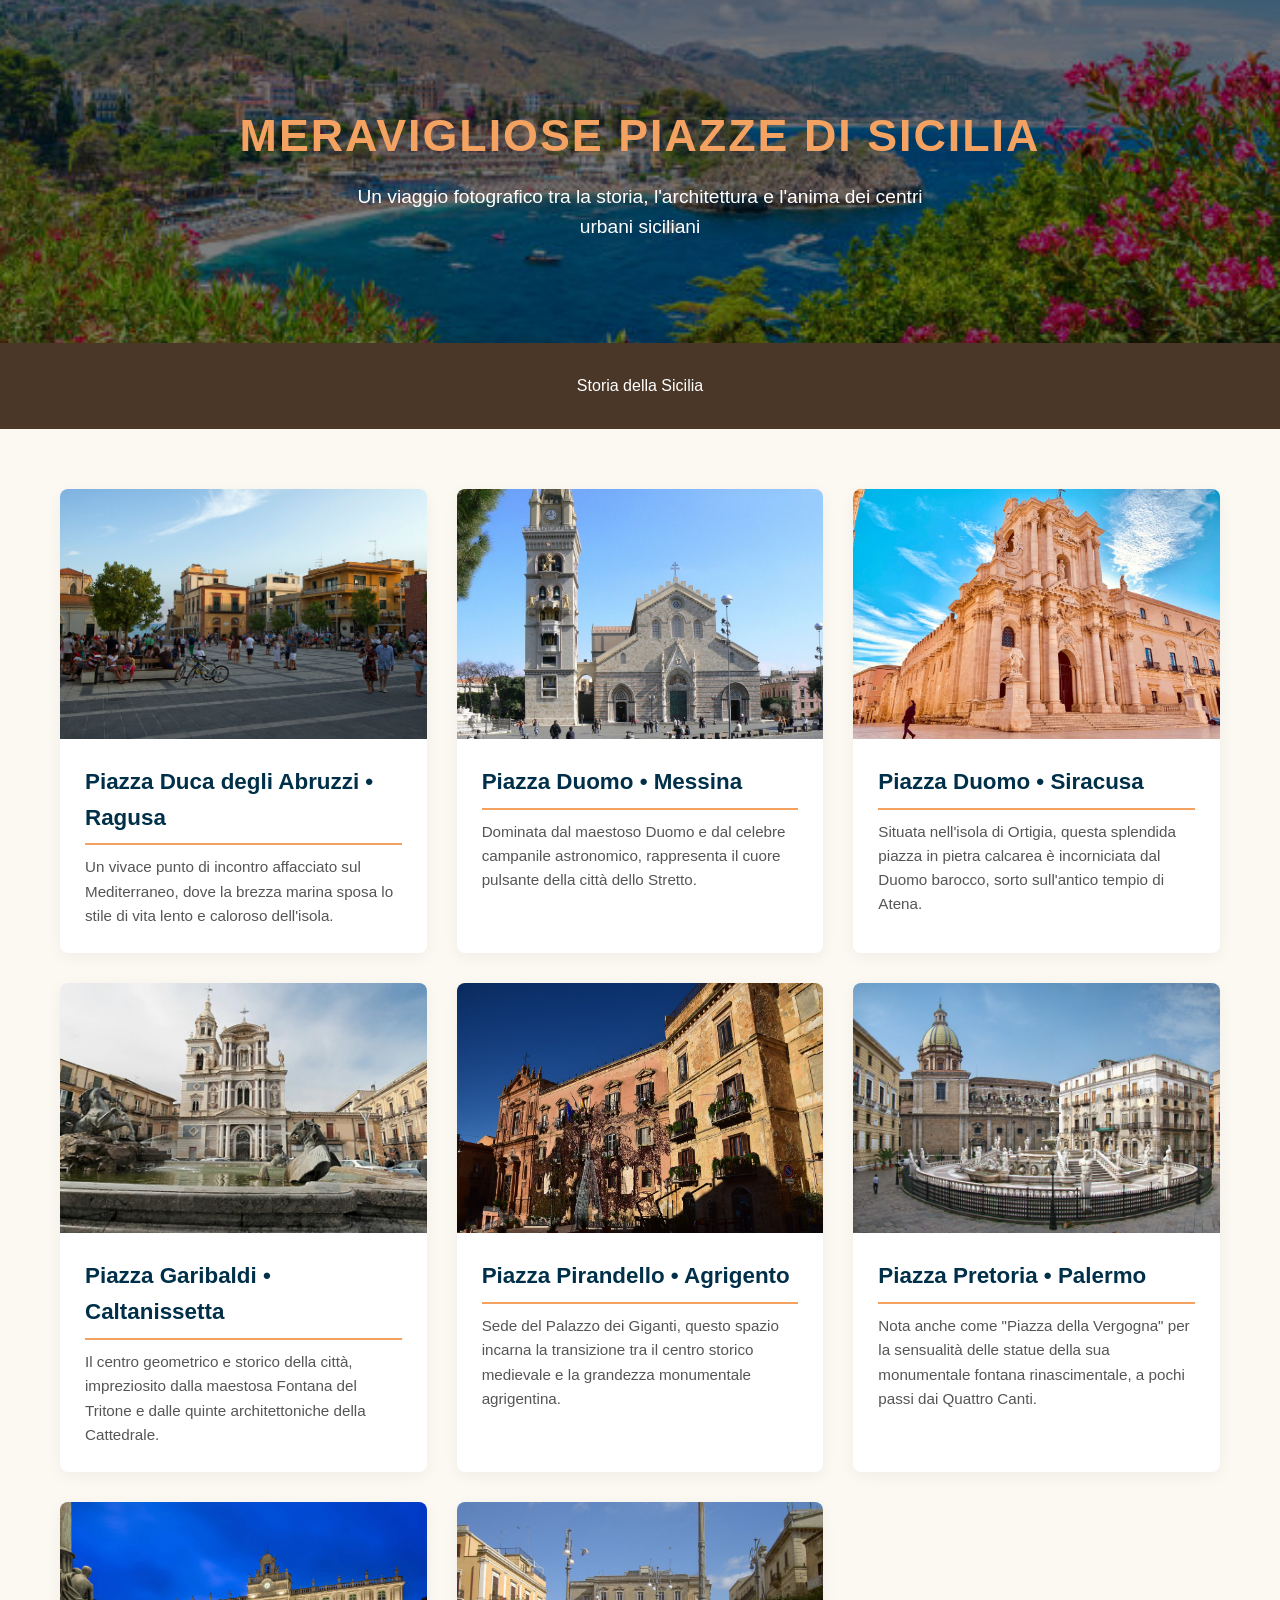
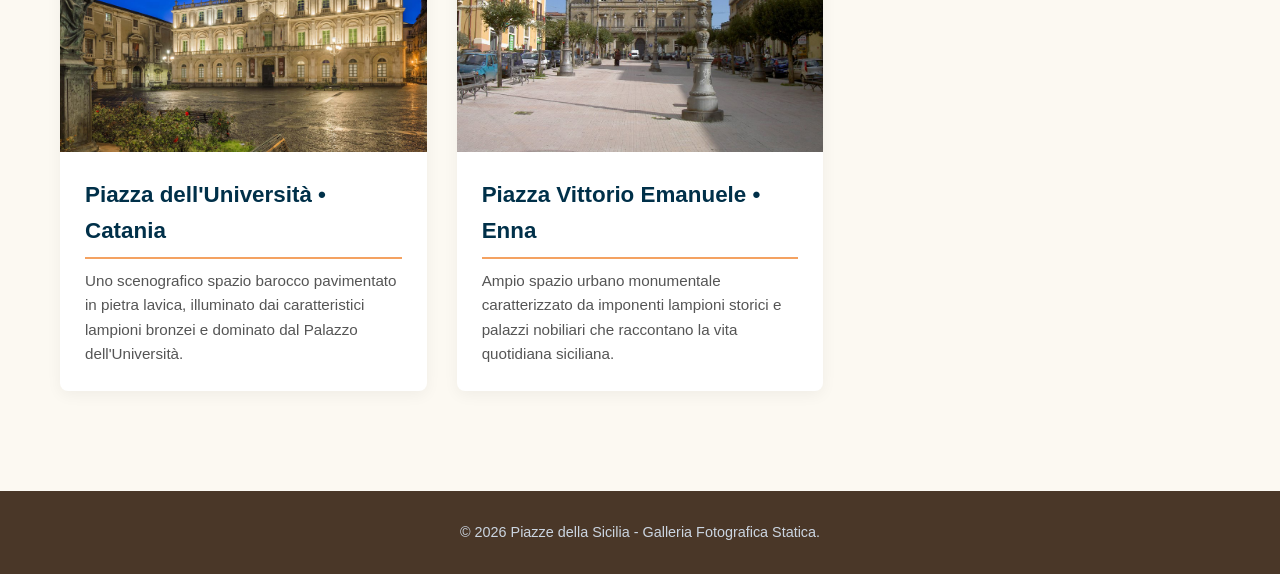
<file: index.html>
<!DOCTYPE html>
<html lang="it">
<head>
    <meta charset="UTF-8">
    <meta name="viewport" content="width=device-width, initial-scale=1.0">
    <link rel="stylesheet" href="style.css">
    <title>Le Piazze della Sicilia</title>

</head>
<body>

    <header>
        <h1>Meravigliose Piazze di Sicilia</h1>
        <p>Un viaggio fotografico tra la storia, l'architettura e l'anima dei centri urbani siciliani</p>
    </header>

    <nav>
        <a href="storia_della_sicilia.html">Storia della Sicilia</a>
    </nav>

    <div class="container">
        <div class="grid">
            
            <div class="card">
                <a href="ragusa.html" class="card-link" style="text-decoration: none; color: inherit; display: flex; flex-direction: column; height: 100%;">
                   <img src="img/piazza_duca_degli_abruzzi_ragusa.jpg" alt="Piazza Duca degli Abruzzi, Ragusa">
                   <div class="card-content">
                       <h3>Piazza Duca degli Abruzzi • Ragusa</h3>
                       <p>Un vivace punto di incontro affacciato sul Mediterraneo, dove la brezza marina sposa lo stile di vita lento e caloroso dell'isola.</p>
                   </div>
                </a>
            </div>


            <div class="card">
                 <a href="messina.html" class="card-link" style="text-decoration: none; color: inherit; display: flex; flex-direction: column; height: 100%;">
                    <img src="img/piazza_duomo_messina.jpg" alt="Piazza del Duomo, Messina">
                    <div class="card-content">
                        <h3>Piazza Duomo • Messina</h3>
                        <p>Dominata dal maestoso Duomo e dal celebre campanile astronomico, rappresenta il cuore pulsante della città dello Stretto.</p>
                    </div>
                 </a>   
            </div>

            <div class="card">
                <a href="siracusa.html" class="card-link" style="text-decoration: none; color: inherit; display: flex; flex-direction: column; height: 100%;">
                   <img src="img/piazza_duomo_siracusa.jpg" alt="Piazza del Duomo, Siracusa">
                   <div class="card-content">
                       <h3>Piazza Duomo • Siracusa</h3>
                       <p>Situata nell'isola di Ortigia, questa splendida piazza in pietra calcarea è incorniciata dal Duomo barocco, sorto sull'antico tempio di Atena.</p>
                   </div>
                </a>
            </div>

            <div class="card">
                <a href="caltanissetta.html" class="card-link" style="text-decoration: none; color: inherit; display: flex; flex-direction: column; height: 100%;">
                   <img src="img/piazza_garibaldi_caltanissetta.jpg" alt="Piazza Garibaldi, Caltanissetta">
                   <div class="card-content">
                       <h3>Piazza Garibaldi • Caltanissetta</h3>
                       <p>Il centro geometrico e storico della città, impreziosito dalla maestosa Fontana del Tritone e dalle quinte architettoniche della Cattedrale.</p>
                   </div>
                </a>
            </div>

            <div class="card">
                <a href="agrigento.html" class="card-link" style="text-decoration: none; color: inherit; display: flex; flex-direction: column; height: 100%;">
                   <img src="img/piazza_pirandello_agrigento.jpg" alt="Piazza Pirandello, Agrigento">
                   <div class="card-content">
                       <h3>Piazza Pirandello • Agrigento</h3>
                       <p>Sede del Palazzo dei Giganti, questo spazio incarna la transizione tra il centro storico medievale e la grandezza monumentale agrigentina.</p>
                   </div>
                </a>
            </div>

            <div class="card">
                <a href="palermo.html" class="card-link" style="text-decoration: none; color: inherit; display: flex; flex-direction: column; height: 100%;">
                   <img src="img/piazza_pretoria_palermo.jpg" alt="Piazza Pretoria, Palermo">
                   <div class="card-content">
                       <h3>Piazza Pretoria • Palermo</h3>
                       <p>Nota anche come "Piazza della Vergogna" per la sensualità delle statue della sua monumentale fontana rinascimentale, a pochi passi dai Quattro Canti.</p>
                   </div>
                </a>
            </div>

            <div class="card">
                <a href="catania.html" class="meta-link" style="text-decoration: none; color: inherit; display: flex; flex-direction: column; height: 100%;">
                   <img src="img/piazza_universita_catania.jpg" alt="Piazza dell'Università, Catania">
                   <div class="card-content">
                       <h3>Piazza dell'Università • Catania</h3>
                       <p>Uno scenografico spazio barocco pavimentato in pietra lavica, illuminato dai caratteristici lampioni bronzei e dominato dal Palazzo dell'Università.</p>
                   </div>
                </a>
            </div>

            <div class="card">
                <a href="enna.html" class="meta-link" style="text-decoration: none; color: inherit; display: flex; flex-direction: column; height: 100%;">
                   <img src="img/piazza_vittorio_emanuele_enna.jpg" alt="Piazza vittorio Emanuele, Enna">
                   <div class="card-content">
                       <h3>Piazza Vittorio Emanuele • Enna</h3>
                       <p>Ampio spazio urbano monumentale caratterizzato da imponenti lampioni storici e palazzi nobiliari che raccontano la vita quotidiana siciliana.</p>
                   </div>
                </a>
            </div>

        </div>
    </div>

    <footer>
        <p>&copy; 2026 Piazze della Sicilia - Galleria Fotografica Statica.</p>
    </footer>

</body>
</html>
</file>
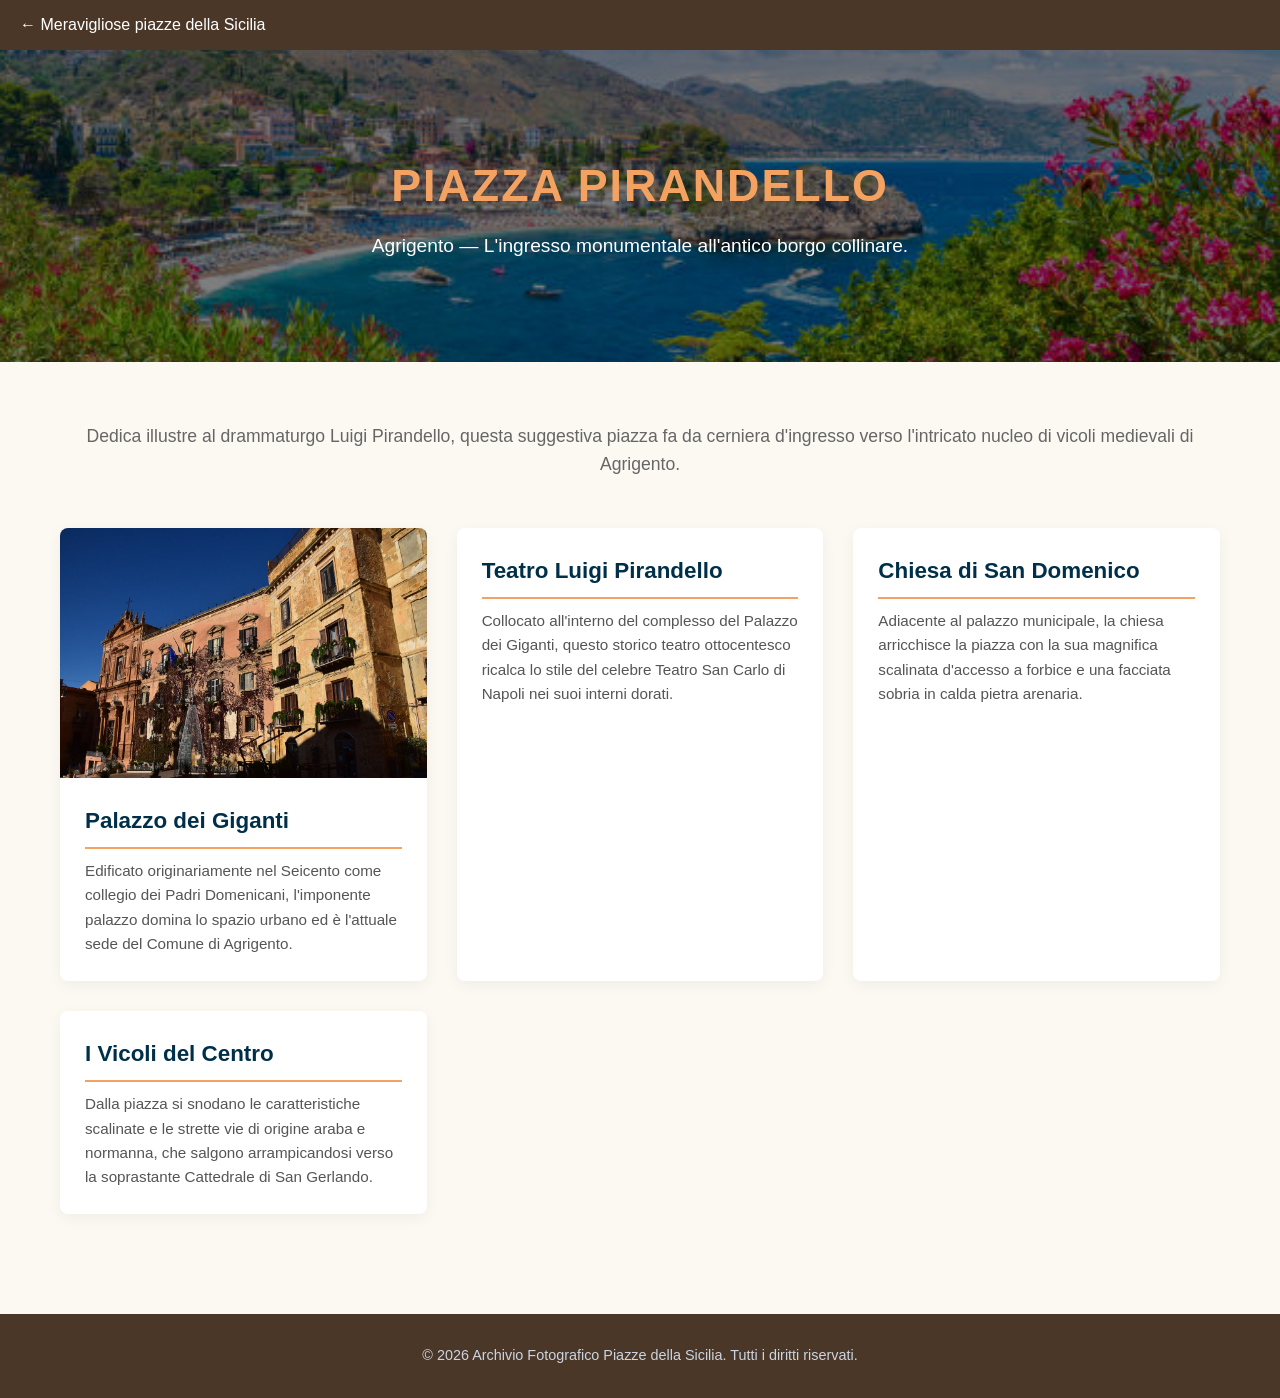
<file: agrigento.html>
<!DOCTYPE html>
<html lang="it">
<head>
    <meta charset="UTF-8">
    <meta name="viewport" content="width=device-width, initial-scale=1.0">
    <title>Piazza Pirandello, Agrigento - Meraviglie di Sicilia</title>
    <link rel="stylesheet" href="style.css">
    <style>
        .back-nav {
            background-color: var(#4a3728);
            padding: 12px;
            text-align: left;
            padding-left: 20px;
        }

        .back-nav a {
            color: white;
            text-decoration: none;
            font-weight: medium;
            font-size: medium;
        }

        .back-nav a:hover {
            color: var(#4a3728);
        }

             .place-img {
            width: 100%;
            height: 180px;
            object-fit: cover;
        }

        .place-content {
            padding: 25px;
            display: flex;
            flex-direction: column;
            justify-content: center;
        }

        @media (min-width:768px) {
           .place-item {
              flex-direction: row;
            }
        }

        .place-img {
            width: 100%;
            height: 180px;
            object-fit: cover;
        }

        .place-content {
            padding: 25px;
            flex: 1;
        }
    </style>
</head>
<body>

    <div class="back-nav">
        <a href="index.html">&larr; Meravigliose piazze della Sicilia</a>
    </div>

    <header>
        <h1>Piazza Pirandello</h1>
        <p>Agrigento — L'ingresso monumentale all'antico borgo collinare.</p>
    </header>
    <div class="container">
        <p class="intro-text">Dedica illustre al drammaturgo Luigi Pirandello, questa suggestiva piazza fa da cerniera d'ingresso verso l'intricato nucleo di vicoli medievali di Agrigento.</p>
        <div class="grid">
            <div class="card">
                <img src="img/piazza_pirandello_agrigento.jpg" alt="Piazza Pirandello, Agrigento">
                <div class="card-content">
                    <h3>Palazzo dei Giganti</h3>
                    <p>Edificato originariamente nel Seicento come collegio dei Padri Domenicani, l'imponente palazzo domina lo spazio urbano ed è l'attuale sede del Comune di Agrigento.</p>
                </div>
            </div>
            <div class="card">
                <div class="card-content">
                    <h3>Teatro Luigi Pirandello</h3>
                    <p>Collocato all'interno del complesso del Palazzo dei Giganti, questo storico teatro ottocentesco ricalca lo stile del celebre Teatro San Carlo di Napoli nei suoi interni dorati.</p>
                </div>
            </div>
            <div class="card">
                <div class="card-content">
                    <h3>Chiesa di San Domenico</h3>
                    <p>Adiacente al palazzo municipale, la chiesa arricchisce la piazza con la sua magnifica scalinata d'accesso a forbice e una facciata sobria in calda pietra arenaria.</p>
                </div>
            </div>
            <div class="card">
                <div class="card-content">
                    <h3>I Vicoli del Centro</h3>
                    <p>Dalla piazza si snodano le caratteristiche scalinate e le strette vie di origine araba e normanna, che salgono arrampicandosi verso la soprastante Cattedrale di San Gerlando.</p>
                </div>
            </div>
        </div>
    </div>
    <footer><p>&copy; 2026 Archivio Fotografico Piazze della Sicilia. Tutti i diritti riservati.</p></footer>
</body>
</html>
</file>
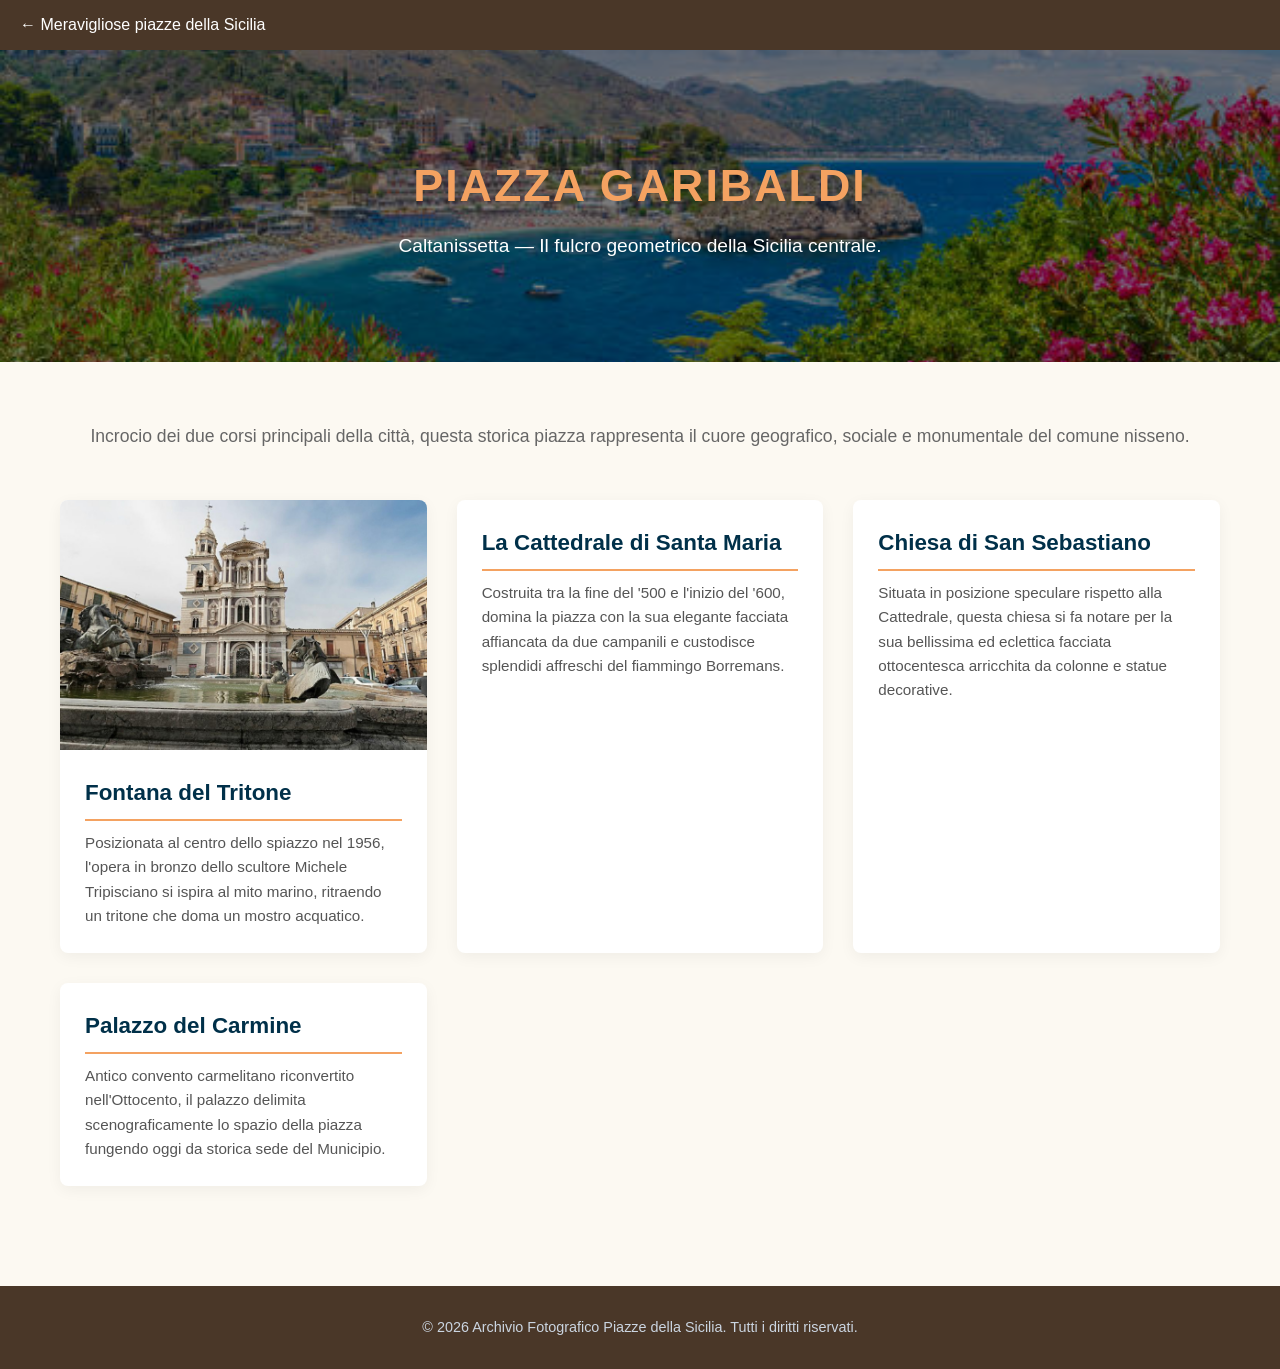
<file: caltanissetta.html>
<!DOCTYPE html>
<html lang="it">
<head>
    <meta charset="UTF-8">
    <meta name="viewport" content="width=device-width, initial-scale=1.0">
    <title>Piazza Garibaldi, Caltanissetta - Meraviglie di Sicilia</title>
    <link rel="stylesheet" href="style.css">
    <style>
        .back-nav {
            background-color: var(#4a3728);
            padding: 12px;
            text-align: left;
            padding-left: 20px;
        }

        .back-nav a {
            color: white;
            text-decoration: none;
            font-weight: medium;
            font-size: medium;
        }

        .back-nav a:hover {
            color: var(#4a3728);
        }

             .place-img {
            width: 100%;
            height: 180px;
            object-fit: cover;
        }

        .place-content {
            padding: 25px;
            display: flex;
            flex-direction: column;
            justify-content: center;
        }

        @media (min-width:768px) {
           .place-item {
              flex-direction: row;
            }
        }

        .place-img {
            width: 100%;
            height: 180px;
            object-fit: cover;
        }

        .place-content {
            padding: 25px;
            flex: 1;
        }
    </style>
</head>
<body>

    <div class="back-nav">
        <a href="index.html">&larr; Meravigliose piazze della Sicilia</a>
    </div>

    <header>
        <h1>Piazza Garibaldi</h1>
        <p>Caltanissetta — Il fulcro geometrico della Sicilia centrale.</p>
    </header>
    <div class="container">
        <p class="intro-text">Incrocio dei due corsi principali della città, questa storica piazza rappresenta il cuore geografico, sociale e monumentale del comune nisseno.</p>
        <div class="grid">
            <div class="card">
                <img src="img/piazza_garibaldi_caltanissetta.jpg" alt="Piazza Garibaldi, Caltanissetta">
                <div class="card-content">
                    <h3>Fontana del Tritone</h3>
                    <p>Posizionata al centro dello spiazzo nel 1956, l'opera in bronzo dello scultore Michele Tripisciano si ispira al mito marino, ritraendo un tritone che doma un mostro acquatico.</p>
                </div>
            </div>
            <div class="card">
                <div class="card-content">
                    <h3>La Cattedrale di Santa Maria</h3>
                    <p>Costruita tra la fine del '500 e l'inizio del '600, domina la piazza con la sua elegante facciata affiancata da due campanili e custodisce splendidi affreschi del fiammingo Borremans.</p>
                </div>
            </div>
            <div class="card">
                <div class="card-content">
                    <h3>Chiesa di San Sebastiano</h3>
                    <p>Situata in posizione speculare rispetto alla Cattedrale, questa chiesa si fa notare per la sua bellissima ed eclettica facciata ottocentesca arricchita da colonne e statue decorative.</p>
                </div>
            </div>
            <div class="card">
                <div class="card-content">
                    <h3>Palazzo del Carmine</h3>
                    <p>Antico convento carmelitano riconvertito nell'Ottocento, il palazzo delimita scenograficamente lo spazio della piazza fungendo oggi da storica sede del Municipio.</p>
                </div>
            </div>
        </div>
    </div>
    <footer><p>&copy; 2026 Archivio Fotografico Piazze della Sicilia. Tutti i diritti riservati.</p></footer>
</body>
</html>
</file>
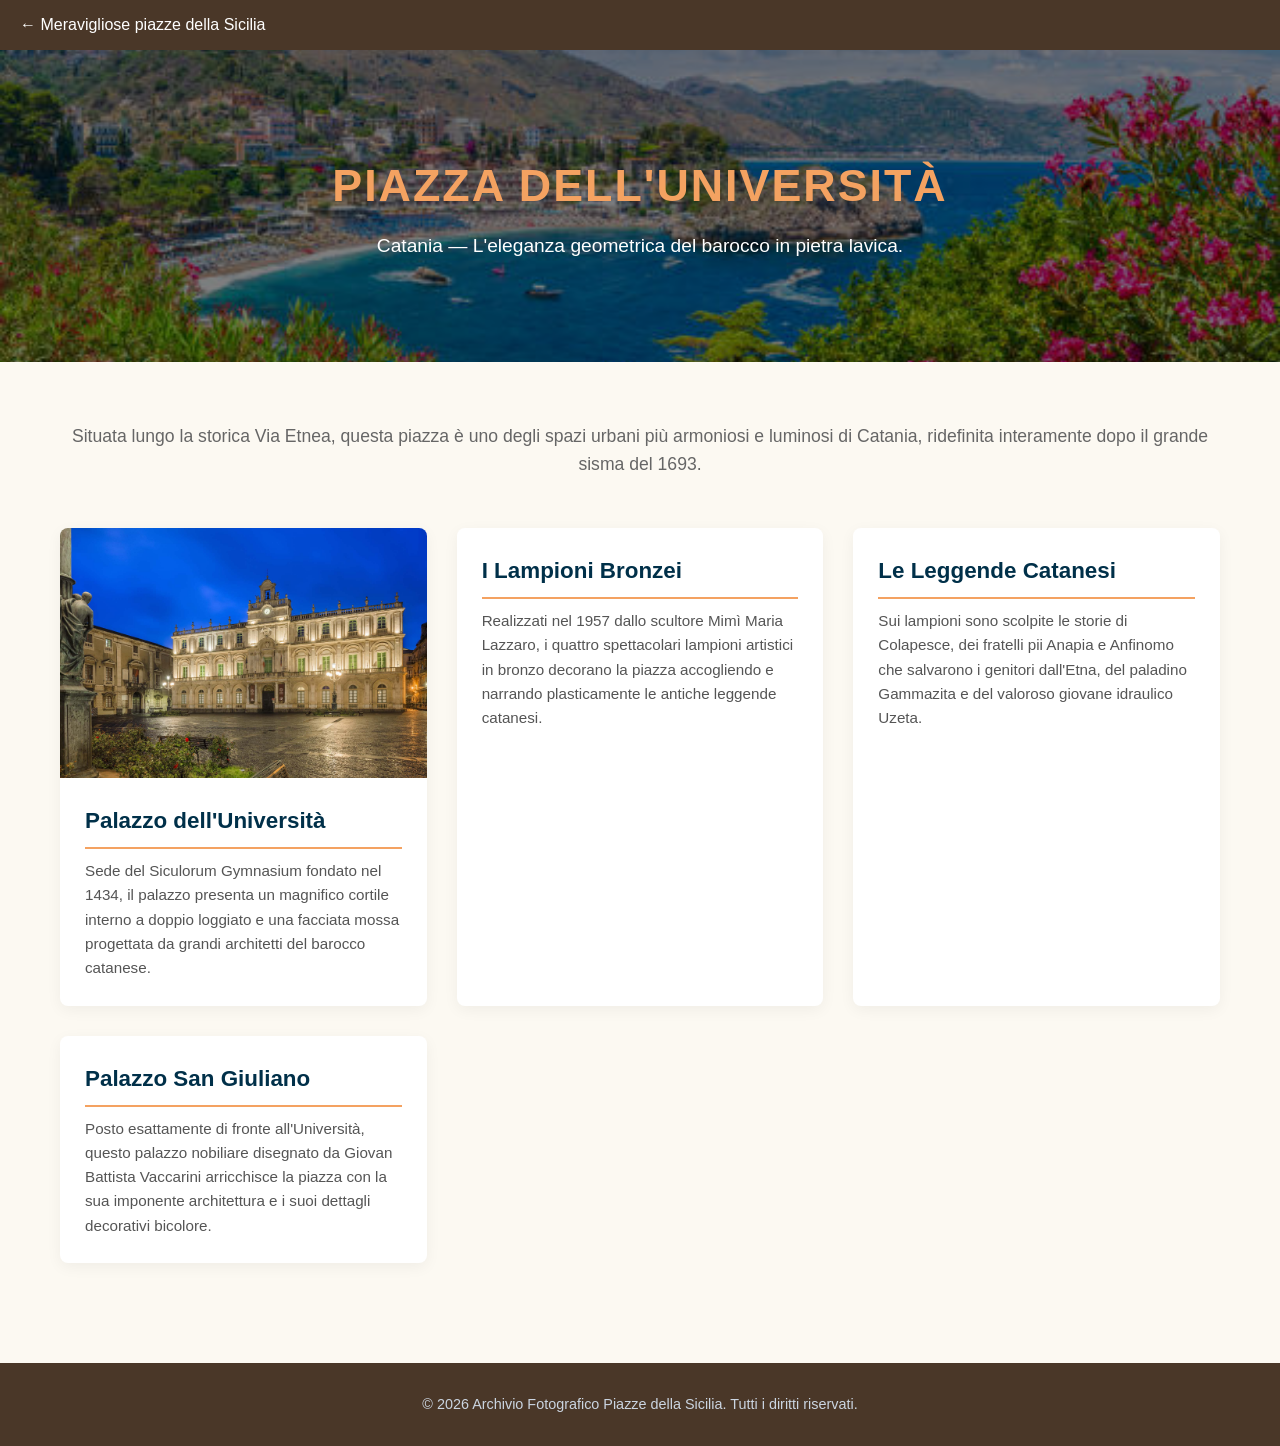
<file: catania.html>
<!DOCTYPE html>
<html lang="it">
<head>
    <meta charset="UTF-8">
    <meta name="viewport" content="width=device-width, initial-scale=1.0">
    <title>Piazza dell'Università, Catania - Meraviglie di Sicilia</title>
    <link rel="stylesheet" href="style.css">
    <style>
        .back-nav {
            background-color: var(#4a3728);
            padding: 12px;
            text-align: left;
            padding-left: 20px;
        }

        .back-nav a {
            color: white;
            text-decoration: none;
            font-weight: medium;
            font-size: medium;
        }

        .back-nav a:hover {
            color: var(#4a3728);
        }

             .place-img {
            width: 100%;
            height: 180px;
            object-fit: cover;
        }

        .place-content {
            padding: 25px;
            display: flex;
            flex-direction: column;
            justify-content: center;
        }

        @media (min-width:768px) {
           .place-item {
              flex-direction: row;
            }
        }

        .place-img {
            width: 100%;
            height: 180px;
            object-fit: cover;
        }

        .place-content {
            padding: 25px;
            flex: 1;
        }
    </style>
</head>
<body>
    
    <div class="back-nav">
        <a href="index.html">&larr; Meravigliose piazze della Sicilia</a>
    </div>

    <header>
        <h1>Piazza dell'Università</h1>
        <p>Catania — L'eleganza geometrica del barocco in pietra lavica.</p>
    </header>
    
    <div class="container">
        <p class="intro-text">Situata lungo la storica Via Etnea, questa piazza è uno degli spazi urbani più armoniosi e luminosi di Catania, ridefinita interamente dopo il grande sisma del 1693.</p>
        <div class="grid">
            <div class="card">
                <img src="img/piazza_universita_catania.jpg" alt="Piazza dell'Università, Catania">
                <div class="card-content">
                    <h3>Palazzo dell'Università</h3>
                    <p>Sede del Siculorum Gymnasium fondato nel 1434, il palazzo presenta un magnifico cortile interno a doppio loggiato e una facciata mossa progettata da grandi architetti del barocco catanese.</p>
                </div>
            </div>
            <div class="card">
                <div class="card-content">
                    <h3>I Lampioni Bronzei</h3>
                    <p>Realizzati nel 1957 dallo scultore Mimì Maria Lazzaro, i quattro spettacolari lampioni artistici in bronzo decorano la piazza accogliendo e narrando plasticamente le antiche leggende catanesi.</p>
                </div>
            </div>
            <div class="card">
                <div class="card-content">
                    <h3>Le Leggende Catanesi</h3>
                    <p>Sui lampioni sono scolpite le storie di Colapesce, dei fratelli pii Anapia e Anfinomo che salvarono i genitori dall'Etna, del paladino Gammazita e del valoroso giovane idraulico Uzeta.</p>
                </div>
            </div>
            <div class="card">
                <div class="card-content">
                    <h3>Palazzo San Giuliano</h3>
                    <p>Posto esattamente di fronte all'Università, questo palazzo nobiliare disegnato da Giovan Battista Vaccarini arricchisce la piazza con la sua imponente architettura e i suoi dettagli decorativi bicolore.</p>
                </div>
            </div>
        </div>
    </div>
    <footer><p>&copy; 2026 Archivio Fotografico Piazze della Sicilia. Tutti i diritti riservati.</p></footer>
</body>
</html>
</file>
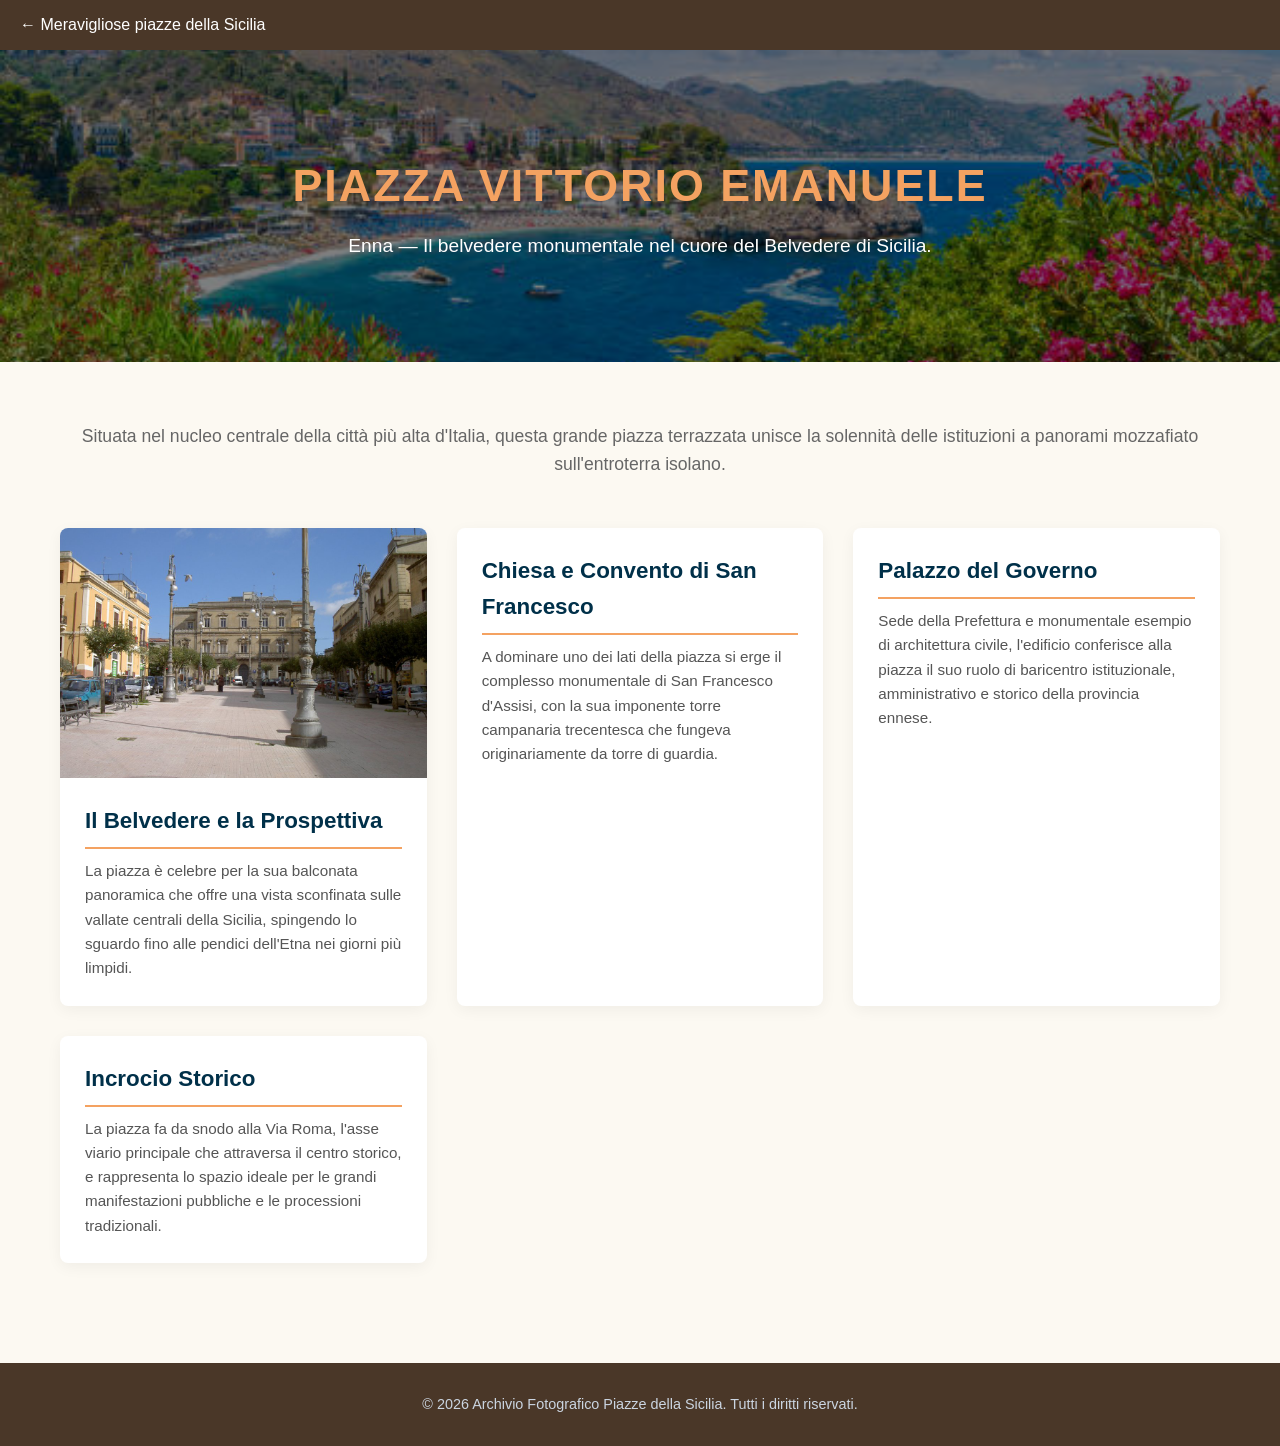
<file: enna.html>
<!DOCTYPE html>
<html lang="it">
<head>
    <meta charset="UTF-8">
    <meta name="viewport" content="width=device-width, initial-scale=1.0">
    <title>Piazza Vittorio Emanuele, Enna - Meraviglie di Sicilia</title>
    <link rel="stylesheet" href="style.css">
    <style>
        .back-nav {
            background-color: var(#4a3728);
            padding: 12px;
            text-align: left;
            padding-left: 20px;
        }

        .back-nav a {
            color: white;
            text-decoration: none;
            font-weight: medium;
            font-size: medium;
        }

        .back-nav a:hover {
            color: var(#4a3728);
        }

             .place-img {
            width: 100%;
            height: 180px;
            object-fit: cover;
        }

        .place-content {
            padding: 25px;
            display: flex;
            flex-direction: column;
            justify-content: center;
        }

        @media (min-width:768px) {
           .place-item {
              flex-direction: row;
            }
        }

        .place-img {
            width: 100%;
            height: 180px;
            object-fit: cover;
        }

        .place-content {
            padding: 25px;
            flex: 1;
        }
    </style>
</head>
<body>

    <div class="back-nav">
        <a href="index.html">&larr; Meravigliose piazze della Sicilia</a>
    </div>

    <header>
        <h1>Piazza Vittorio Emanuele</h1>
        <p>Enna — Il belvedere monumentale nel cuore del Belvedere di Sicilia.</p>
    </header>
    <div class="container">
        <p class="intro-text">Situata nel nucleo centrale della città più alta d'Italia, questa grande piazza terrazzata unisce la solennità delle istituzioni a panorami mozzafiato sull'entroterra isolano.</p>
        <div class="grid">
            <div class="card">
                <img src="img/piazza_vittorio_emanuele_enna.jpg" alt="Piazza Vittorio Emanuele, Enna">
                <div class="card-content">
                    <h3>Il Belvedere e la Prospettiva</h3>
                    <p>La piazza è celebre per la sua balconata panoramica che offre una vista sconfinata sulle vallate centrali della Sicilia, spingendo lo sguardo fino alle pendici dell'Etna nei giorni più limpidi.</p>
                </div>
            </div>
            <div class="card">
                <div class="card-content">
                    <h3>Chiesa e Convento di San Francesco</h3>
                    <p>A dominare uno dei lati della piazza si erge il complesso monumentale di San Francesco d'Assisi, con la sua imponente torre campanaria trecentesca che fungeva originariamente da torre di guardia.</p>
                </div>
            </div>
            <div class="card">
                <div class="card-content">
                    <h3>Palazzo del Governo</h3>
                    <p>Sede della Prefettura e monumentale esempio di architettura civile, l'edificio conferisce alla piazza il suo ruolo di baricentro istituzionale, amministrativo e storico della provincia ennese.</p>
                </div>
            </div>
            <div class="card">
                <div class="card-content">
                    <h3>Incrocio Storico</h3>
                    <p>La piazza fa da snodo alla Via Roma, l'asse viario principale che attraversa il centro storico, e rappresenta lo spazio ideale per le grandi manifestazioni pubbliche e le processioni tradizionali.</p>
                </div>
            </div>
        </div>
    </div>
    <footer><p>&copy; 2026 Archivio Fotografico Piazze della Sicilia. Tutti i diritti riservati.</p></footer>
</body>
</html>
</file>
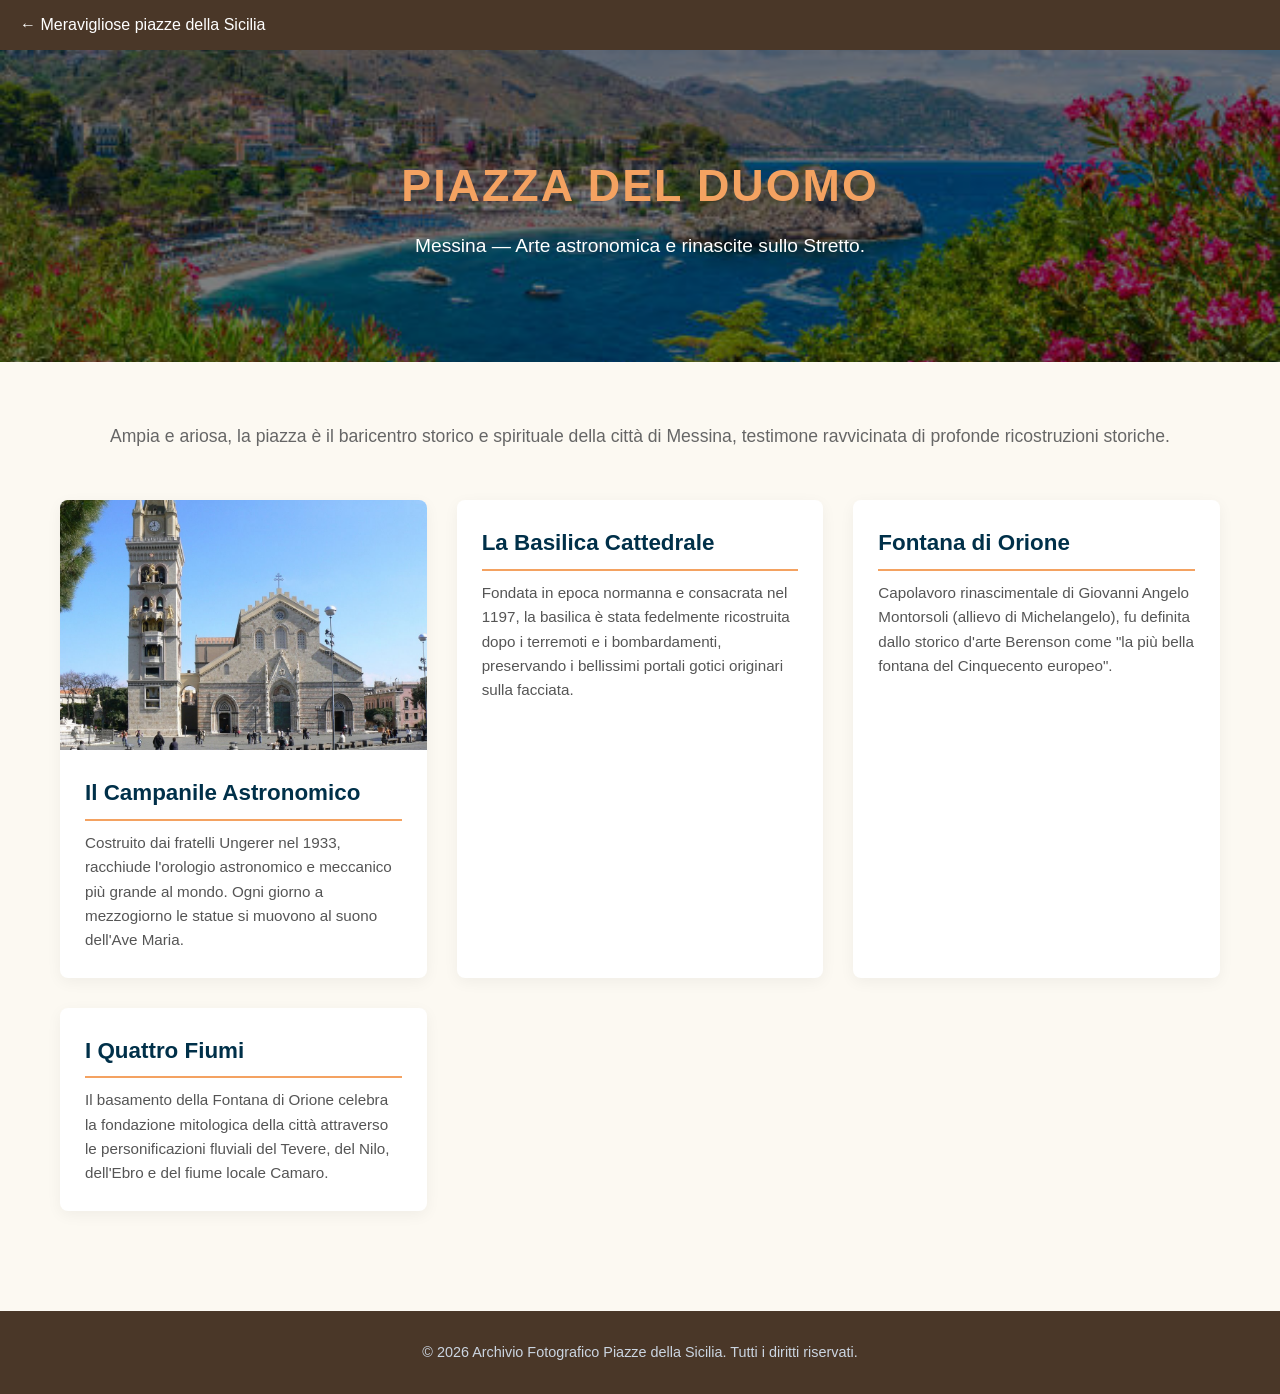
<file: messina.html>
<!DOCTYPE html>
<html lang="it">
<head>
    <meta charset="UTF-8">
    <meta name="viewport" content="width=device-width, initial-scale=1.0">
    <title>Piazza del Duomo, Messina - Meraviglie di Sicilia</title>
    <link rel="stylesheet" href="style.css">
    <style>
        .back-nav {
            background-color: var(#4a3728);
            padding: 12px;
            text-align: left;
            padding-left: 20px;
        }

        .back-nav a {
            color: white;
            text-decoration: none;
            font-weight: medium;
            font-size: medium;
        }

        .back-nav a:hover {
            color: var(#4a3728);
        }

             .place-img {
            width: 100%;
            height: 180px;
            object-fit: cover;
        }

        .place-content {
            padding: 25px;
            display: flex;
            flex-direction: column;
            justify-content: center;
        }

        @media (min-width:768px) {
           .place-item {
              flex-direction: row;
            }
        }

        .place-img {
            width: 100%;
            height: 180px;
            object-fit: cover;
        }

        .place-content {
            padding: 25px;
            flex: 1;
        }
    </style>
</head>
<body>

    <div class="back-nav">
        <a href="index.html">&larr; Meravigliose piazze della Sicilia</a>
    </div>

    <header>
        <h1>Piazza del Duomo</h1>
        <p>Messina — Arte astronomica e rinascite sullo Stretto.</p>
    </header>
    <div class="container">
        <p class="intro-text">Ampia e ariosa, la piazza è il baricentro storico e spirituale della città di Messina, testimone ravvicinata di profonde ricostruzioni storiche.</p>
        <div class="grid">
            <div class="card">
                <img src="img/piazza_duomo_messina.jpg" alt="Piazza del Duomo, Messina">
                <div class="card-content">
                    <h3>Il Campanile Astronomico</h3>
                    <p>Costruito dai fratelli Ungerer nel 1933, racchiude l'orologio astronomico e meccanico più grande al mondo. Ogni giorno a mezzogiorno le statue si muovono al suono dell'Ave Maria.</p>
                </div>
            </div>
            <div class="card">
                <div class="card-content">
                    <h3>La Basilica Cattedrale</h3>
                    <p>Fondata in epoca normanna e consacrata nel 1197, la basilica è stata fedelmente ricostruita dopo i terremoti e i bombardamenti, preservando i bellissimi portali gotici originari sulla facciata.</p>
                </div>
            </div>
            <div class="card">
                <div class="card-content">
                    <h3>Fontana di Orione</h3>
                    <p>Capolavoro rinascimentale di Giovanni Angelo Montorsoli (allievo di Michelangelo), fu definita dallo storico d'arte Berenson come "la più bella fontana del Cinquecento europeo".</p>
                </div>
            </div>
            <div class="card">
                <div class="card-content">
                    <h3>I Quattro Fiumi</h3>
                    <p>Il basamento della Fontana di Orione celebra la fondazione mitologica della città attraverso le personificazioni fluviali del Tevere, del Nilo, dell'Ebro e del fiume locale Camaro.</p>
                </div>
            </div>
        </div>
    </div>
    <footer><p>&copy; 2026 Archivio Fotografico Piazze della Sicilia. Tutti i diritti riservati.</p></footer>
</body>
</html>
</file>
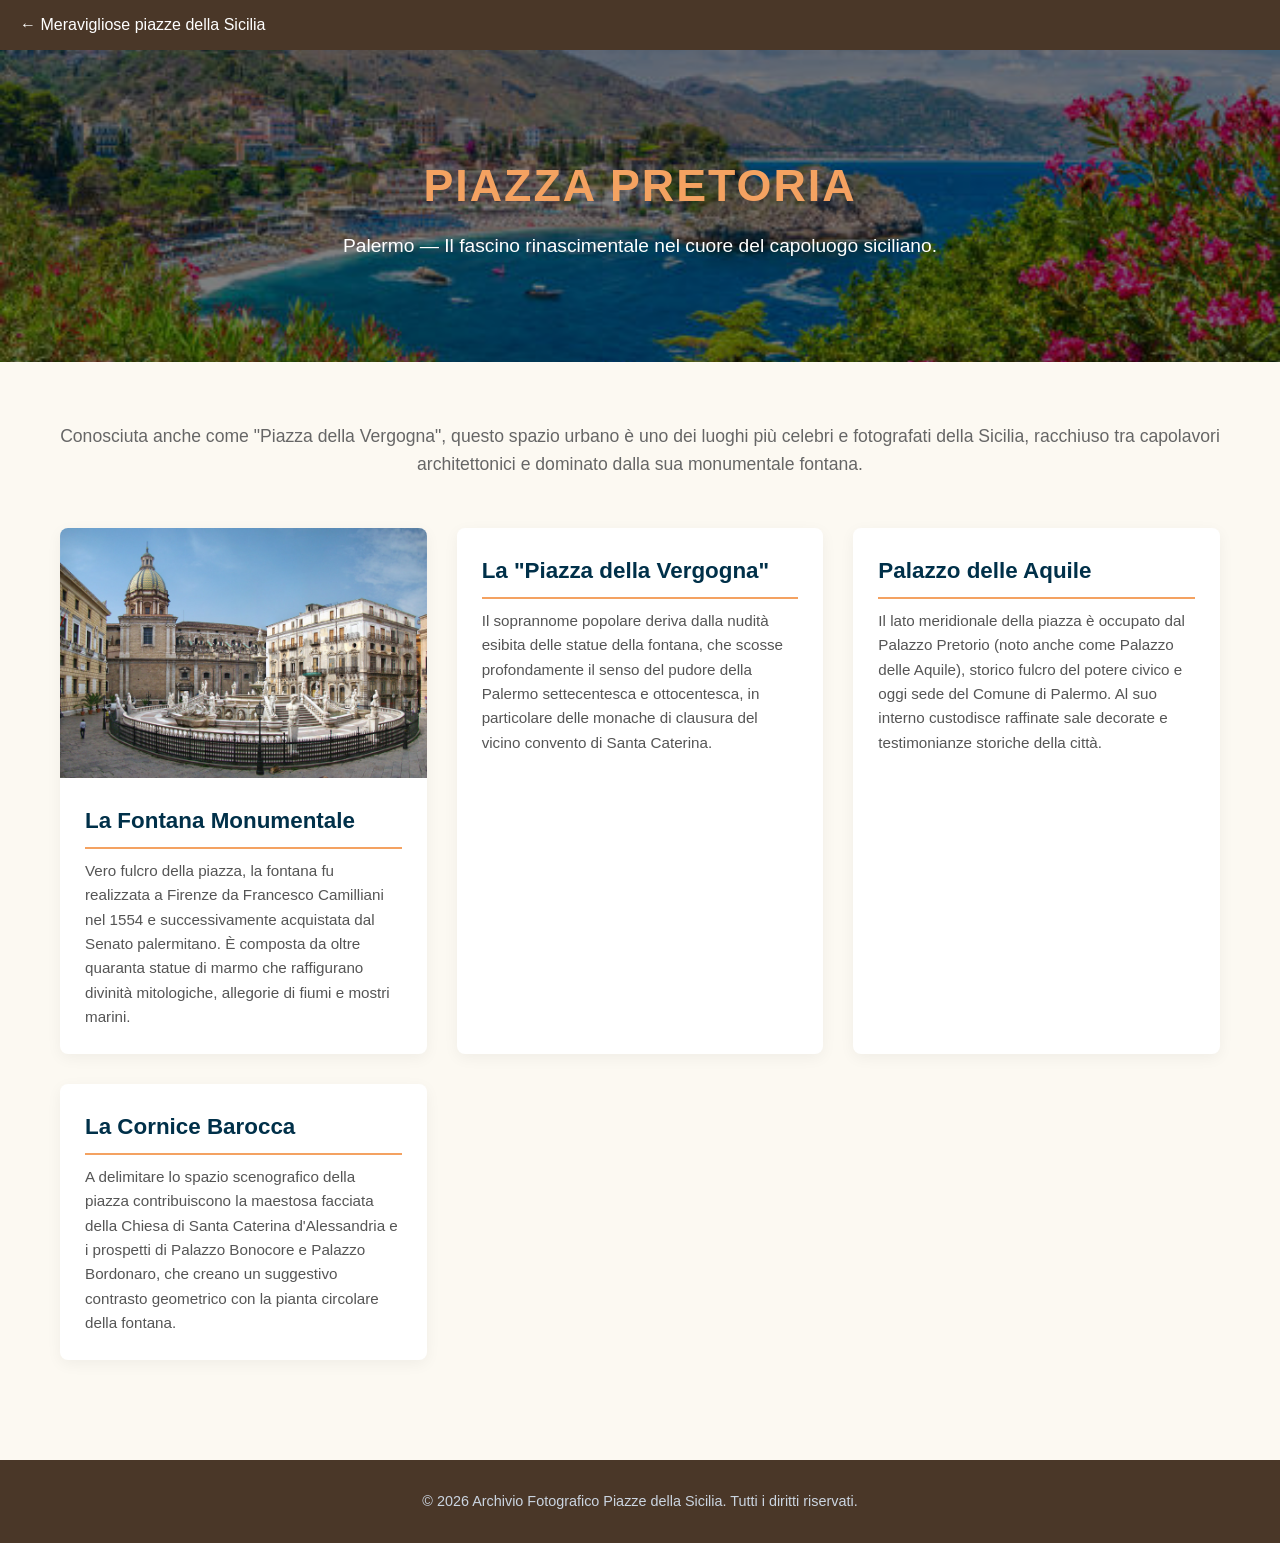
<file: palermo.html>
<!DOCTYPE html>
<html lang="it">
<head>
    <meta charset="UTF-8">
    <meta name="viewport" content="width=device-width, initial-scale=1.0">
    <title>Piazza Pretoria, Palermo - Meraviglie di Sicilia</title>
    <link rel="stylesheet" href="style.css">
    <style>
        .back-nav {
            background-color: var(#4a3728);
            padding: 12px;
            text-align: left;
            padding-left: 20px;
        }

        .back-nav a {
            color: white;
            text-decoration: none;
            font-weight: medium;
            font-size: medium;
        }

        .back-nav a:hover {
            color: var(#4a3728);
        }

             .place-img {
            width: 100%;
            height: 180px;
            object-fit: cover;
        }

        .place-content {
            padding: 25px;
            display: flex;
            flex-direction: column;
            justify-content: center;
        }

        @media (min-width:768px) {
           .place-item {
              flex-direction: row;
            }
        }

        .place-img {
            width: 100%;
            height: 180px;
            object-fit: cover;
        }

        .place-content {
            padding: 25px;
            flex: 1;
        }
        
    </style>
</head>
<body>

    <div class="back-nav">
        <a href="index.html">&larr; Meravigliose piazze della Sicilia</a>
    </div>

    <header>
        <h1>Piazza Pretoria</h1>
        <p>Palermo — Il fascino rinascimentale nel cuore del capoluogo siciliano.</p>
    </header>

    <div class="container">
        <p class="intro-text">Conosciuta anche come "Piazza della Vergogna", questo spazio urbano è uno dei luoghi più celebri e fotografati della Sicilia, racchiuso tra capolavori architettonici e dominato dalla sua monumentale fontana.</p>
        
        <div class="grid">
            <div class="card">
                <img src="img/piazza_pretoria_palermo.jpg" alt="Fontana Pretoria, Palermo">
                <div class="card-content">
                    <h3>La Fontana Monumentale</h3>
                    <p>Vero fulcro della piazza, la fontana fu realizzata a Firenze da Francesco Camilliani nel 1554 e successivamente acquistata dal Senato palermitano. È composta da oltre quaranta statue di marmo che raffigurano divinità mitologiche, allegorie di fiumi e mostri marini.</p>
                </div>
            </div>
            <div class="card">
                <div class="card-content">
                    <h3>La "Piazza della Vergogna"</h3>
                    <p>Il soprannome popolare deriva dalla nudità esibita delle statue della fontana, che scosse profondamente il senso del pudore della Palermo settecentesca e ottocentesca, in particolare delle monache di clausura del vicino convento di Santa Caterina.</p>
                </div>
            </div>
            <div class="card">
                <div class="card-content">
                    <h3>Palazzo delle Aquile</h3>
                    <p>Il lato meridionale della piazza è occupato dal Palazzo Pretorio (noto anche come Palazzo delle Aquile), storico fulcro del potere civico e oggi sede del Comune di Palermo. Al suo interno custodisce raffinate sale decorate e testimonianze storiche della città.</p>
                </div>
            </div>
            <div class="card">
                <div class="card-content">
                    <h3>La Cornice Barocca</h3>
                    <p>A delimitare lo spazio scenografico della piazza contribuiscono la maestosa facciata della Chiesa di Santa Caterina d'Alessandria e i prospetti di Palazzo Bonocore e Palazzo Bordonaro, che creano un suggestivo contrasto geometrico con la pianta circolare della fontana.</p>
                </div>
            </div>

        </div>
    </div>

    <footer>
        <p>&copy; 2026 Archivio Fotografico Piazze della Sicilia. Tutti i diritti riservati.</p>
    </footer>

</body>
</html>
</file>
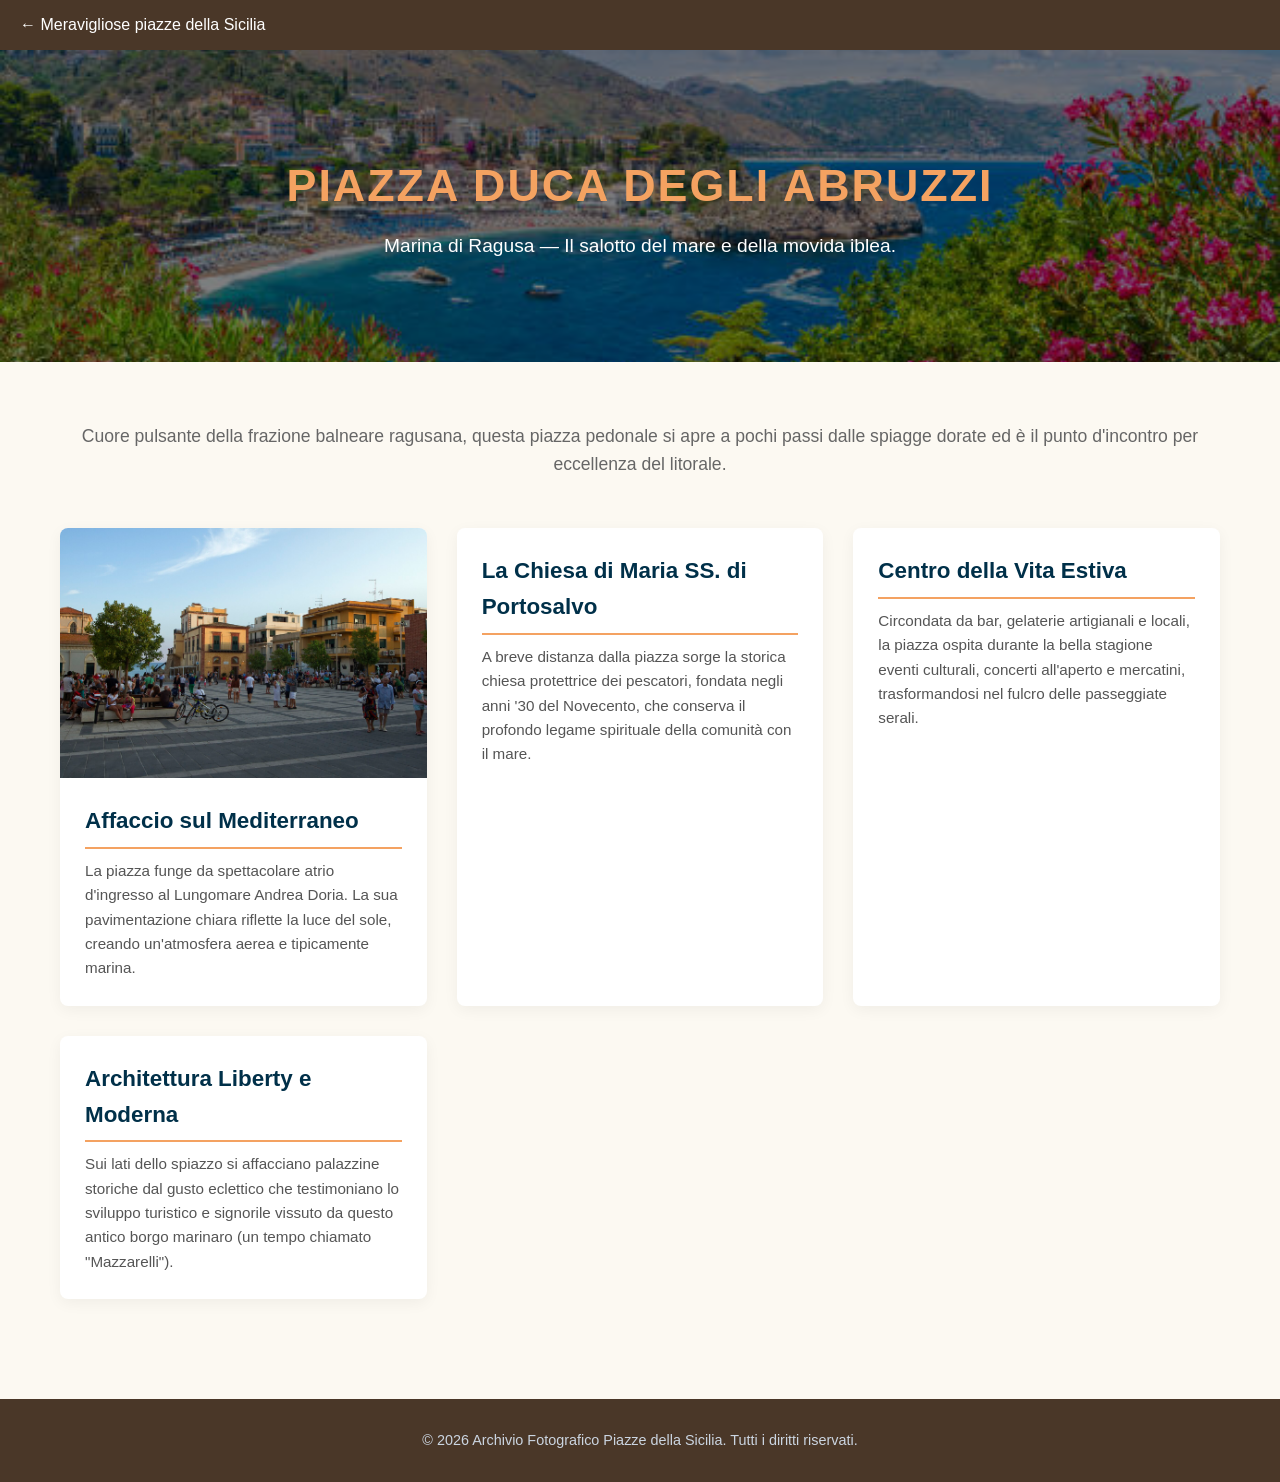
<file: ragusa.html>
<!DOCTYPE html>
<html lang="it">
<head>
    <meta charset="UTF-8">
    <meta name="viewport" content="width=device-width, initial-scale=1.0">
    <title>Piazza Duca degli Abruzzi, Marina di Ragusa - Meraviglie di Sicilia</title>
    <link rel="stylesheet" href="style.css">
    <style>
        .back-nav {
            background-color: var(#4a3728);
            padding: 12px;
            text-align: left;
            padding-left: 20px;
        }

        .back-nav a {
            color: white;
            text-decoration: none;
            font-weight: medium;
            font-size: medium;
        }

        .back-nav a:hover {
            color: var(#4a3728);
        }

             .place-img {
            width: 100%;
            height: 180px;
            object-fit: cover;
        }

        .place-content {
            padding: 25px;
            display: flex;
            flex-direction: column;
            justify-content: center;
        }

        @media (min-width:768px) {
           .place-item {
              flex-direction: row;
            }
        }

        .place-img {
            width: 100%;
            height: 180px;
            object-fit: cover;
        }

        .place-content {
            padding: 25px;
            flex: 1;
        }
    </style>
</head>
<body>

    <div class="back-nav">
        <a href="index.html">&larr; Meravigliose piazze della Sicilia</a>
    </div>

    <header>
        <h1>Piazza Duca degli Abruzzi</h1>
        <p>Marina di Ragusa — Il salotto del mare e della movida iblea.</p>
    </header>
    <div class="container">
        <p class="intro-text">Cuore pulsante della frazione balneare ragusana, questa piazza pedonale si apre a pochi passi dalle spiagge dorate ed è il punto d'incontro per eccellenza del litorale.</p>
        <div class="grid">
            <div class="card">
                <img src="img/piazza_duca_degli_abruzzi_ragusa.jpg" alt="Piazza Duca degli Abruzzi, Marina di Ragusa">
                <div class="card-content">
                    <h3>Affaccio sul Mediterraneo</h3>
                    <p>La piazza funge da spettacolare atrio d'ingresso al Lungomare Andrea Doria. La sua pavimentazione chiara riflette la luce del sole, creando un'atmosfera aerea e tipicamente marina.</p>
                </div>
            </div>
            <div class="card">
                <div class="card-content">
                    <h3>La Chiesa di Maria SS. di Portosalvo</h3>
                    <p>A breve distanza dalla piazza sorge la storica chiesa protettrice dei pescatori, fondata negli anni '30 del Novecento, che conserva il profondo legame spirituale della comunità con il mare.</p>
                </div>
            </div>
            <div class="card">
                <div class="card-content">
                    <h3>Centro della Vita Estiva</h3>
                    <p>Circondata da bar, gelaterie artigianali e locali, la piazza ospita durante la bella stagione eventi culturali, concerti all'aperto e mercatini, trasformandosi nel fulcro delle passeggiate serali.</p>
                </div>
            </div>
            <div class="card">
                <div class="card-content">
                    <h3>Architettura Liberty e Moderna</h3>
                    <p>Sui lati dello spiazzo si affacciano palazzine storiche dal gusto eclettico che testimoniano lo sviluppo turistico e signorile vissuto da questo antico borgo marinaro (un tempo chiamato "Mazzarelli").</p>
                </div>
            </div>
        </div>
    </div>
    <footer><p>&copy; 2026 Archivio Fotografico Piazze della Sicilia. Tutti i diritti riservati.</p></footer>
</body>
</html>
</file>
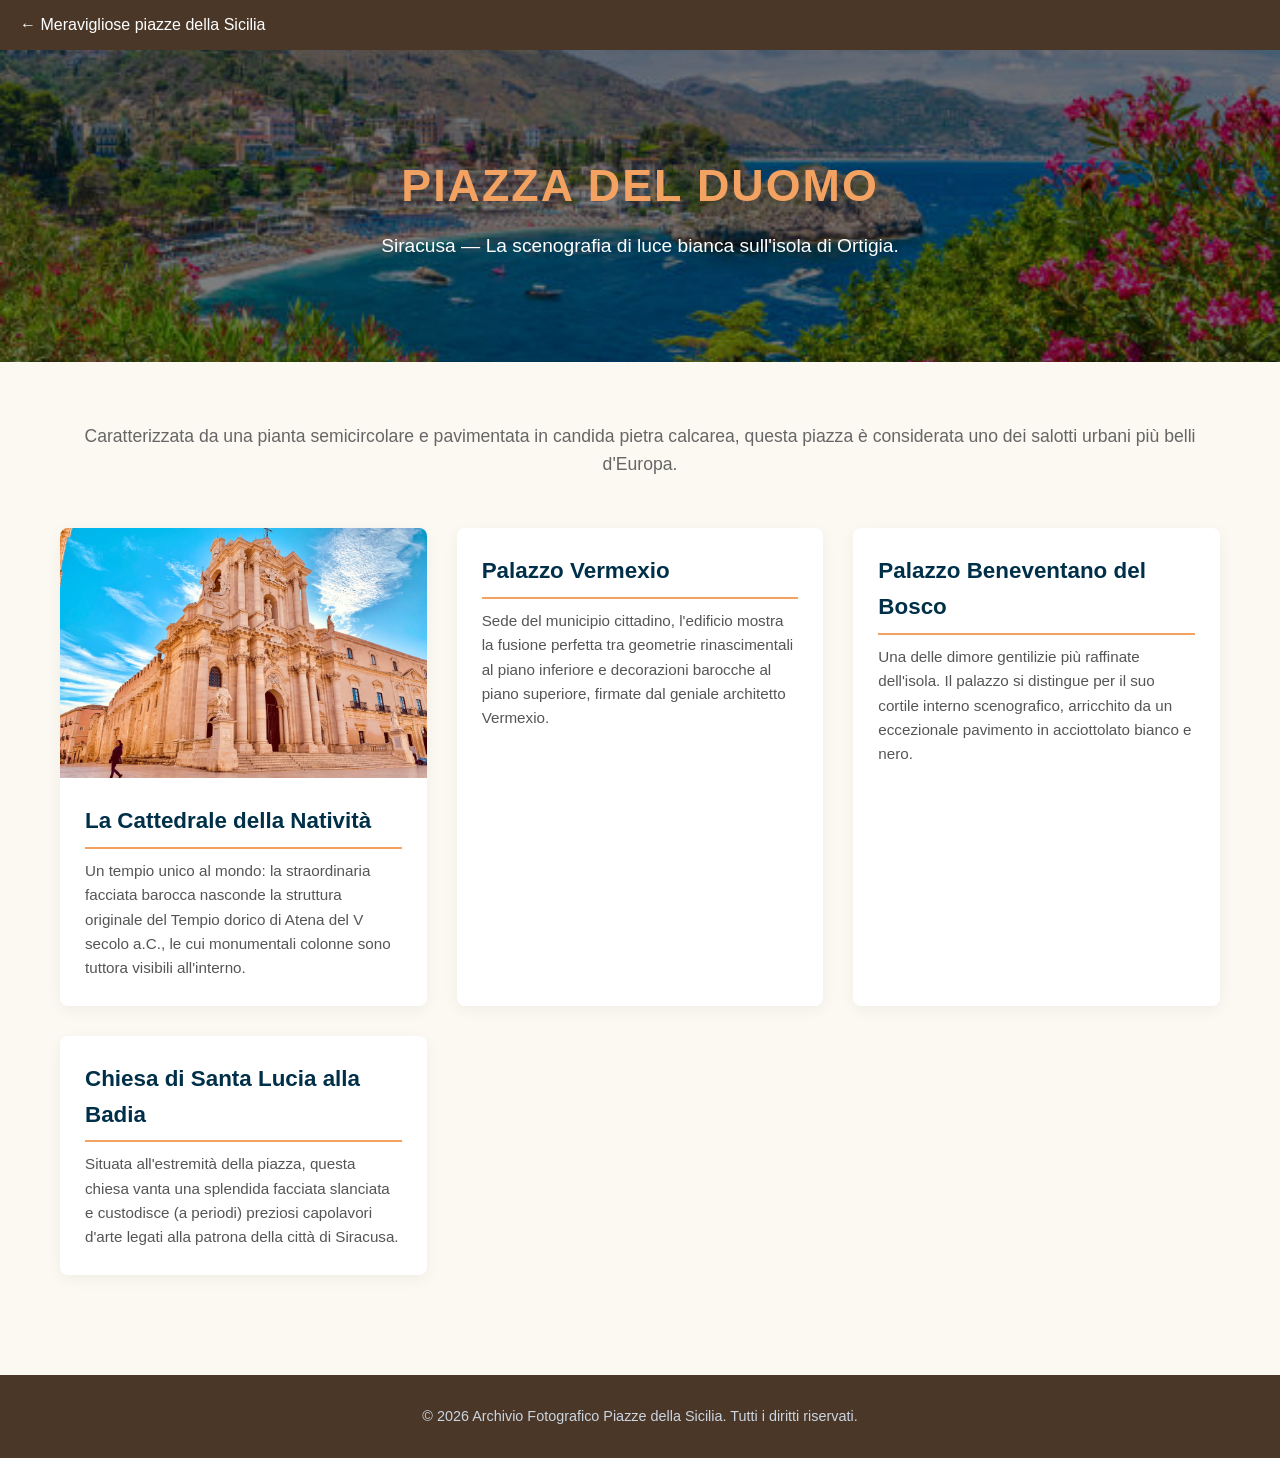
<file: siracusa.html>
<!DOCTYPE html>
<html lang="it">
<head>
    <meta charset="UTF-8">
    <meta name="viewport" content="width=device-width, initial-scale=1.0">
    <title>Piazza del Duomo, Siracusa - Meraviglie di Sicilia</title>
    <link rel="stylesheet" href="style.css">
    <style>
        .back-nav {
            background-color: var(#4a3728);
            padding: 12px;
            text-align: left;
            padding-left: 20px;
        }

        .back-nav a {
            color: white;
            text-decoration: none;
            font-weight: medium;
            font-size: medium;
        }

        .back-nav a:hover {
            color: var(#4a3728);
        }

             .place-img {
            width: 100%;
            height: 180px;
            object-fit: cover;
        }

        .place-content {
            padding: 25px;
            display: flex;
            flex-direction: column;
            justify-content: center;
        }

        @media (min-width:768px) {
           .place-item {
              flex-direction: row;
            }
        }

        .place-img {
            width: 100%;
            height: 180px;
            object-fit: cover;
        }

        .place-content {
            padding: 25px;
            flex: 1;
        }
    </style>
</head>
<body>
        
    <div class="back-nav">
        <a href="index.html">&larr; Meravigliose piazze della Sicilia</a>
    </div>

    <header>
        <h1>Piazza del Duomo</h1>
        <p>Siracusa — La scenografia di luce bianca sull'isola di Ortigia.</p>
    </header>
    <div class="container">
        <p class="intro-text">Caratterizzata da una pianta semicircolare e pavimentata in candida pietra calcarea, questa piazza è considerata uno dei salotti urbani più belli d'Europa.</p>
        <div class="grid">
            <div class="card">
                <img src="img/piazza_duomo_siracusa.jpg" alt="Piazza del Duomo, Siracusa">
                <div class="card-content">
                    <h3>La Cattedrale della Natività</h3>
                    <p>Un tempio unico al mondo: la straordinaria facciata barocca nasconde la struttura originale del Tempio dorico di Atena del V secolo a.C., le cui monumentali colonne sono tuttora visibili all'interno.</p>
                </div>
            </div>
            <div class="card">
                <div class="card-content">
                    <h3>Palazzo Vermexio</h3>
                    <p>Sede del municipio cittadino, l'edificio mostra la fusione perfetta tra geometrie rinascimentali al piano inferiore e decorazioni barocche al piano superiore, firmate dal geniale architetto Vermexio.</p>
                </div>
            </div>
            <div class="card">
                <div class="card-content">
                    <h3>Palazzo Beneventano del Bosco</h3>
                    <p>Una delle dimore gentilizie più raffinate dell'isola. Il palazzo si distingue per il suo cortile interno scenografico, arricchito da un eccezionale pavimento in acciottolato bianco e nero.</p>
                </div>
            </div>
            <div class="card">
                <div class="card-content">
                    <h3>Chiesa di Santa Lucia alla Badia</h3>
                    <p>Situata all'estremità della piazza, questa chiesa vanta una splendida facciata slanciata e custodisce (a periodi) preziosi capolavori d'arte legati alla patrona della città di Siracusa.</p>
                </div>
            </div>
        </div>
    </div>
    <footer><p>&copy; 2026 Archivio Fotografico Piazze della Sicilia. Tutti i diritti riservati.</p></footer>
</body>
</html>
</file>
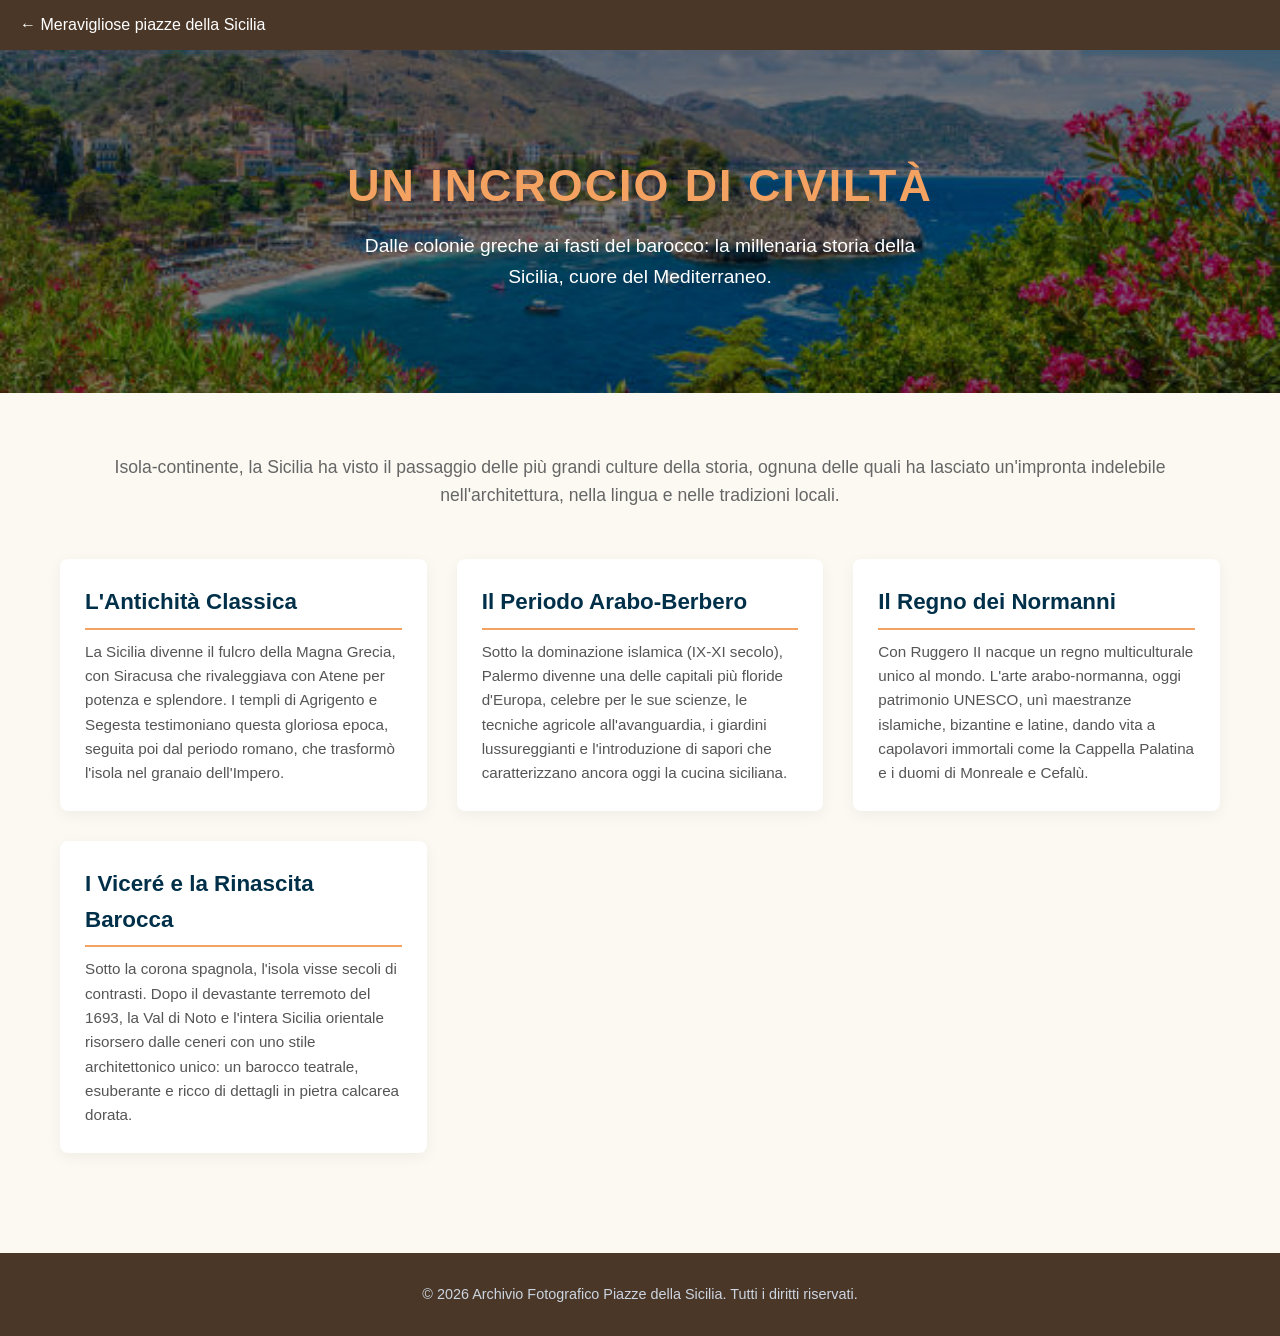
<file: storia_della_sicilia.html>
<!DOCTYPE html>
<html lang="it">
<head>
    <meta charset="UTF-8">
    <meta name="viewport" content="width=device-width, initial-scale=1.0">
    <title>Storia della Sicilia - Meraviglie di Sicilia</title>
    <link rel="stylesheet" href="style.css">
    <style>
        .back-nav {
            background-color: var(#4a3728);
            padding: 12px;
            text-align: left;
            padding-left: 20px;
        }

        .back-nav a {
            color: white;
            text-decoration: none;
            font-weight: medium;
            font-size: medium;
        }

        .back-nav a:hover {
            color: var(#4a3728);
        }

             .place-img {
            width: 100%;
            height: 180px;
            object-fit: cover;
        }

        .place-content {
            padding: 25px;
            display: flex;
            flex-direction: column;
            justify-content: center;
        }

    </style>
</head>
<body>

    <div class="back-nav">
        <a href="index.html">&larr; Meravigliose piazze della Sicilia</a>
    </div>

    <header>
        <h1>Un Incrocio di Civiltà</h1>
        <p>Dalle colonie greche ai fasti del barocco: la millenaria storia della Sicilia, cuore del Mediterraneo.</p>
    </header>

    <div class="container">
        <p class="intro-text">Isola-continente, la Sicilia ha visto il passaggio delle più grandi culture della storia, ognuna delle quali ha lasciato un'impronta indelebile nell'architettura, nella lingua e nelle tradizioni locali.</p>
        
        <div class="grid">
            <div class="card">
                <div class="card-content">
                    <h3>L'Antichità Classica</h3>
                    <p>La Sicilia divenne il fulcro della Magna Grecia, con Siracusa che rivaleggiava con Atene per potenza e splendore. I templi di Agrigento e Segesta testimoniano questa gloriosa epoca, seguita poi dal periodo romano, che trasformò l'isola nel granaio dell'Impero.</p>
                </div>
            </div>
            <div class="card">
                <div class="card-content">
                    <h3>Il Periodo Arabo-Berbero</h3>
                    <p>Sotto la dominazione islamica (IX-XI secolo), Palermo divenne una delle capitali più floride d'Europa, celebre per le sue scienze, le tecniche agricole all'avanguardia, i giardini lussureggianti e l'introduzione di sapori che caratterizzano ancora oggi la cucina siciliana.</p>
                </div>
            </div>
            <div class="card">
                <div class="card-content">
                    <h3>Il Regno dei Normanni</h3>
                    <p>Con Ruggero II nacque un regno multiculturale unico al mondo. L'arte arabo-normanna, oggi patrimonio UNESCO, unì maestranze islamiche, bizantine e latine, dando vita a capolavori immortali come la Cappella Palatina e i duomi di Monreale e Cefalù.</p>
                </div>
            </div>
            <div class="card">
                <div class="card-content">
                    <h3>I Viceré e la Rinascita Barocca</h3>
                    <p>Sotto la corona spagnola, l'isola visse secoli di contrasti. Dopo il devastante terremoto del 1693, la Val di Noto e l'intera Sicilia orientale risorsero dalle ceneri con uno stile architettonico unico: un barocco teatrale, esuberante e ricco di dettagli in pietra calcarea dorata.</p>
                </div>
            </div>

        </div>
    </div>

    <footer>
        <p>&copy; 2026 Archivio Fotografico Piazze della Sicilia. Tutti i diritti riservati.</p>
    </footer>

</body>
</html>
</file>
<file: style.css>
* {
    margin: 0;
    padding: 0;
    box-sizing: border-box;
}
body {
    font-family: 'Segoe UI', Tahoma, Geneva, Verdana, sans-serif;
    background-color: #fcf9f2;
    color: #333;
    line-height: 1.6;
}

header {
    background: linear-gradient(rgba(0, 0, 0, 0.5), rgba(0, 0, 0, 0.5)), url(img/img_sicily.jpg) center/cover no-repeat;
    color: #fff;
    text-align: center;
    padding: 100px 20px;
}
header h1 {
    font-size: 2.8rem;
    margin-bottom: 10px;
    text-transform: uppercase;
    letter-spacing: 2px;
    color: #f4a261;
}
header p {
    font-size: 1.2rem;
    max-width: 600px;
    margin: 0 auto;
    font-weight: 300;
}

nav {
    background-color:#4a3728 ;
    color: #fff;
    text-align: center;
    padding: 30px 20px;
    margin-top: 0px;
    font-size: 0.9rem;
}

nav ul {
    display: flex;
    list-style: none;
    gap: 2rem;
}

nav a {
    text-decoration: none;
    color: var(white);
    font-weight: 500;
}

a {
    color: inherit;
    text-decoration: none;
    font-size: 1rem;
}   

nav a:hover {
    color: var(#333);
}

.back-nav {
   background-color: #4a3728 ;
    color: #fff;
    text-align: center;
    padding: 30px 20px;
    margin-top: 0px;
    font-size: 0.9rem;
}

.back-nav a {
    color: white;
    text-decoration: none;
    font-weight: medium;
    font-size: medium;
}

.back-nav a:hover {
    color: var(#4a3728);
}

.container {
    max-width: 1200px;
    margin: 0 auto;
    padding: 60px 20px;
}
.intro-text {
    text-align: center;
    margin-bottom: 50px;
    font-size: 1.1rem;
    color: #666;
}
.grid {
    display: grid;
    grid-template-columns: repeat(auto-fit, minmax(350px, 1fr));
    gap: 30px;
}

.card {
    background-color: #fff;
    border-radius: 8px;
    overflow: hidden;
    box-shadow: 0 4px 15px rgba(0,0,0,0.05);
    transition: transform 0.3s ease;
}
.card:hover {
    transform: translateY(-5px);
}
.card img {
    width: 100%;
    height: 250px;
    object-fit: cover;
    display: block;
}
.card-content {
    padding: 25px;
}
.card-content h3 {
    font-size: 1.4rem;
    margin-bottom: 10px;
    color: #003049;
    border-bottom: 2px solid #f4a261;
    padding-bottom: 8px;
}
.card-content p {
    color: #555;
    font-size: 0.95rem;
}

@media (min-width:768px) {
    .place-item {
        flex-direction: row;
    }
}

.place-img {
    width: 100%;
    height: 180px;
    object-fit: cover;
}

.place-content {
    padding: 25px;
    flex: 1;
}

.meta-link {
    color: var(#4a3728);
    text-decoration: none;
    transition: color 0.3s ease;
}

.meta-link:hover {
    color: var(#4a3728);
    text-decoration: none;
}

footer {
    background-color: #4a3728 ;
    color: #fff;
    text-align: center;
    padding: 30px 20px;
    margin-top: 40px;
    font-size: 0.9rem;
}
footer p {
    color: #cbd5e1;
}

@media (max-width: 600px) {
    header { padding: 60px 20px; }
    header h1 { font-size: 2rem; }
    .grid { grid-template-columns: 1fr; }
}
</file>
